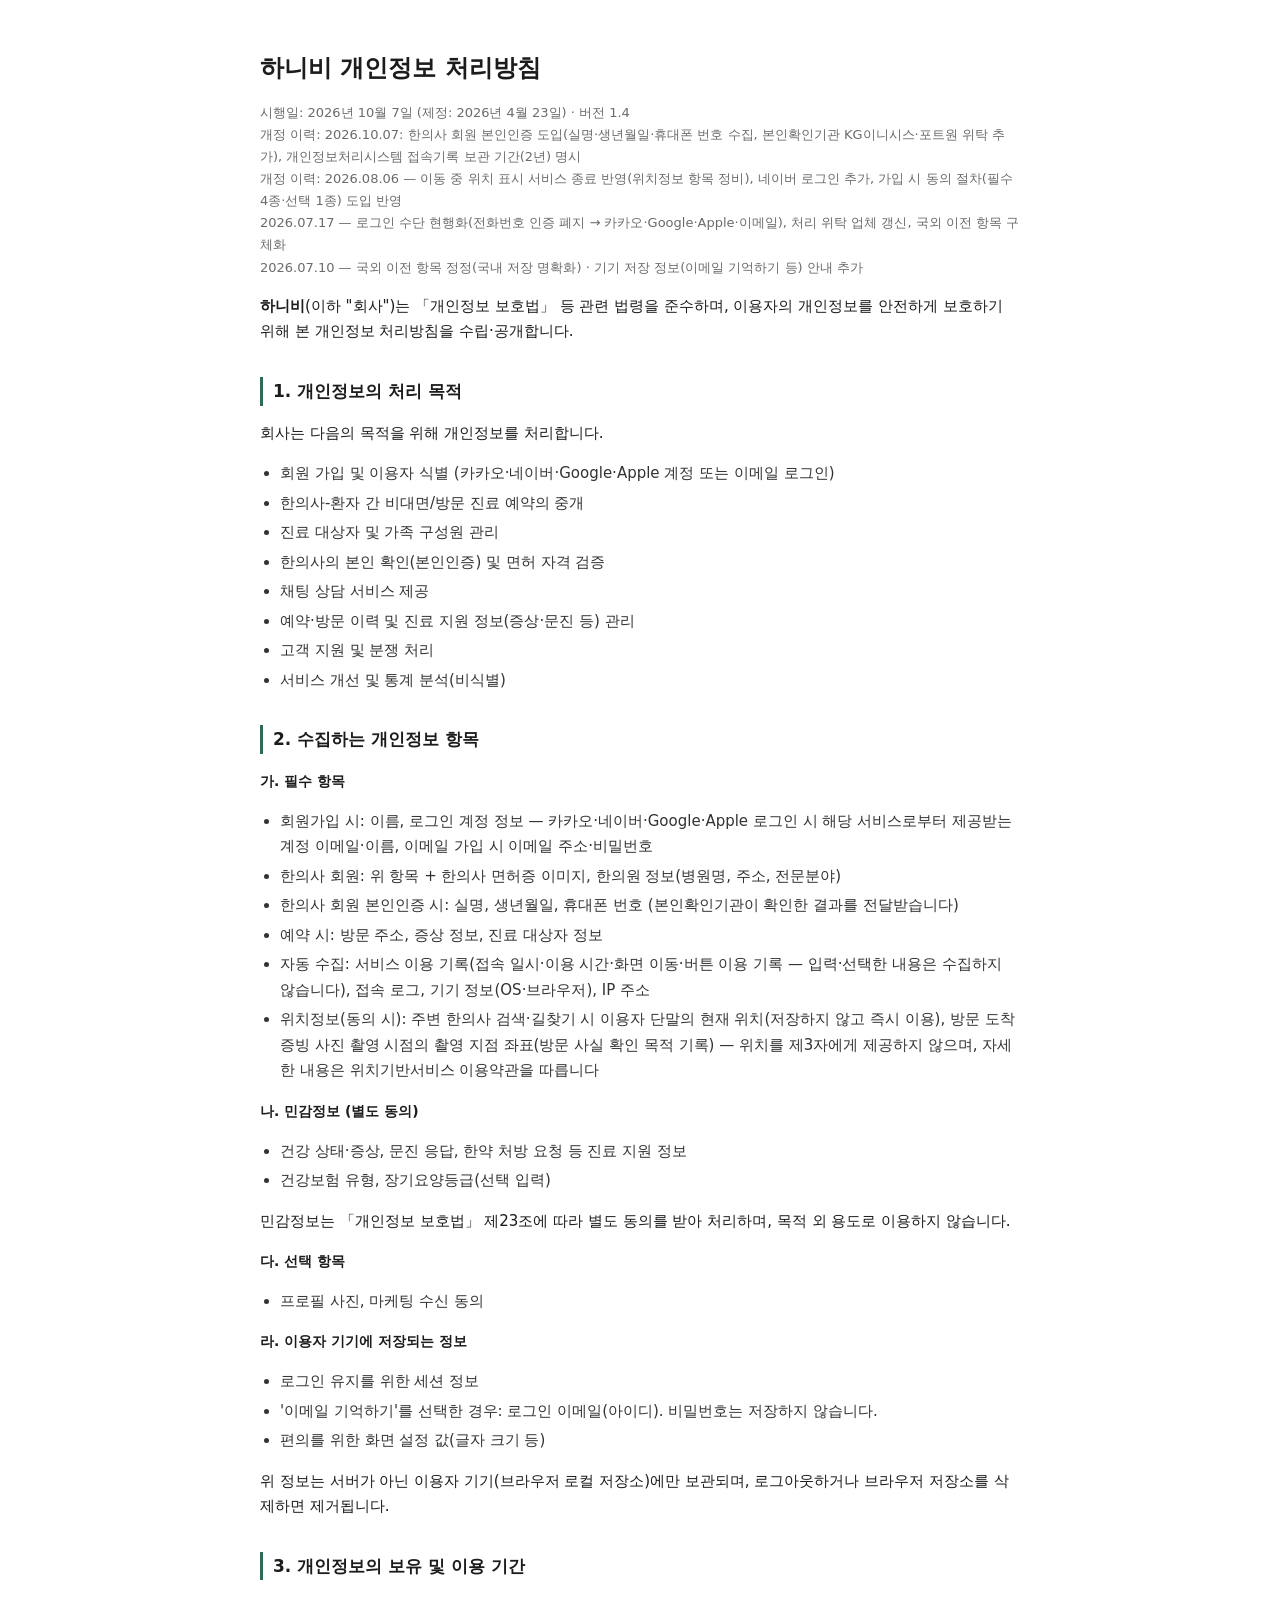
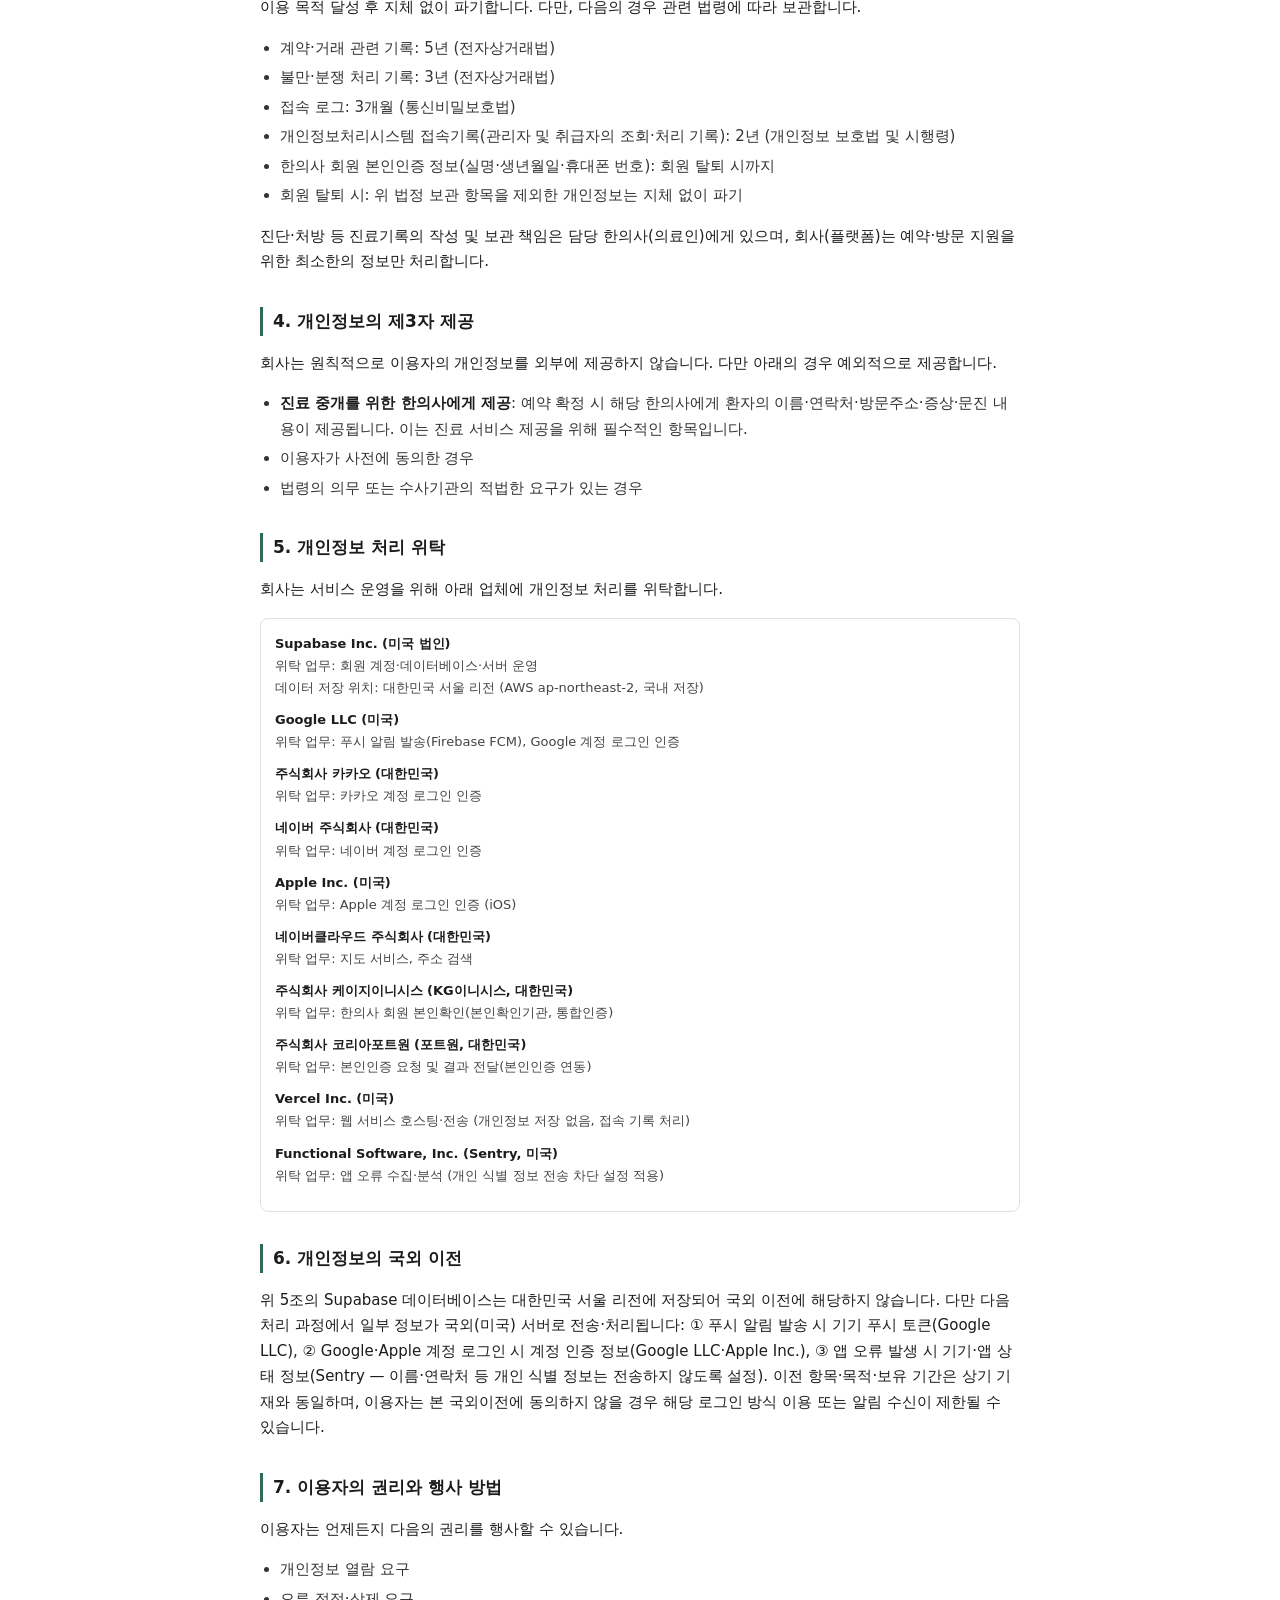
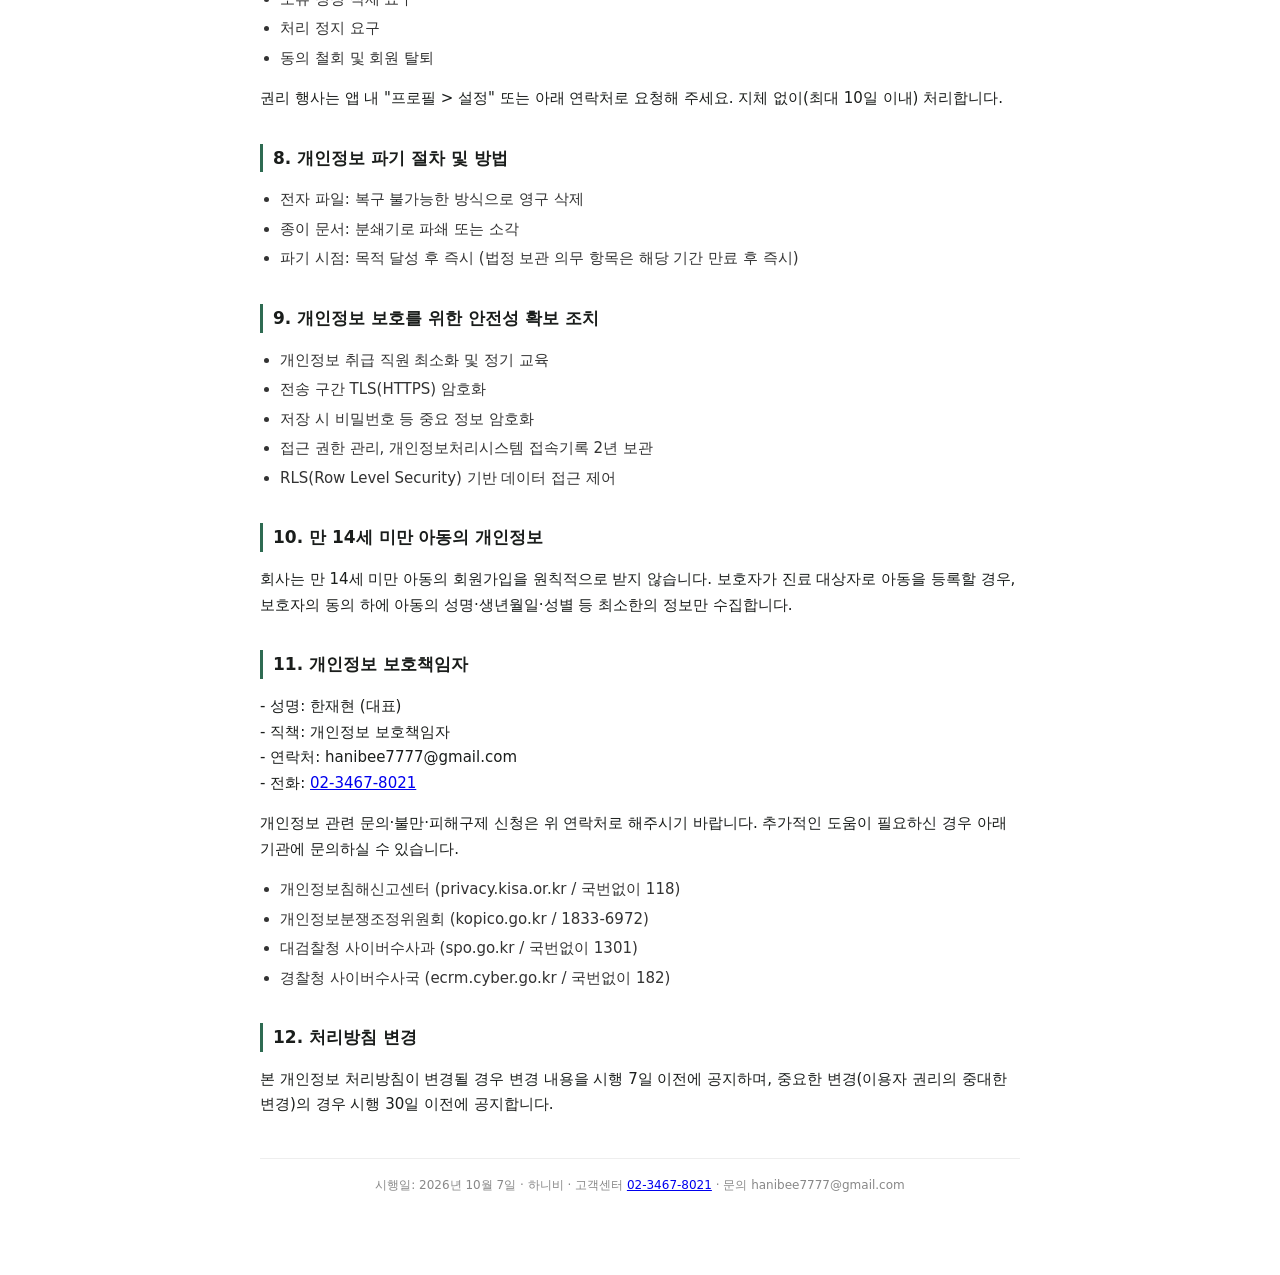
<file: privacy.html>
<!doctype html>
<html lang="ko">
<head>
<meta charset="utf-8"/>
<meta name="viewport" content="width=device-width, initial-scale=1"/>
<title>하니비 개인정보 처리방침</title>
<style>
  body { max-width: 760px; margin: 0 auto; padding: 32px 20px 80px; font-family: -apple-system, "Apple SD Gothic Neo", "Noto Sans KR", system-ui, sans-serif; color: #1a1d1b; line-height: 1.7; font-size: 15px; }
  h1 { font-size: 24px; margin-bottom: 4px; }
  h2 { font-size: 17px; margin-top: 32px; margin-bottom: 8px; border-left: 3px solid #2E6B52; padding-left: 10px; }
  h3 { font-size: 14px; margin-top: 16px; margin-bottom: 4px; }
  .meta { color: #6b6b6b; font-size: 13px; }
  ul { padding-left: 20px; }
  li { margin-bottom: 4px; color: #333; }
  .box { border: 1px solid #e0e0e0; border-radius: 8px; padding: 14px; font-size: 13px; color: #444; }
  .box div { margin-bottom: 10px; }
  .footer { text-align: center; color: #888; font-size: 12px; margin-top: 40px; padding-top: 16px; border-top: 1px solid #eee; }
  strong { color: #1a1d1b; }
</style>
</head>
<body>
  <h1>하니비 개인정보 처리방침</h1>
  <p class="meta">시행일: 2026년 10월 7일 (제정: 2026년 4월 23일) · 버전 1.4<br/>
  개정 이력: 2026.10.07: 한의사 회원 본인인증 도입(실명·생년월일·휴대폰 번호 수집, 본인확인기관 KG이니시스·포트원 위탁 추가), 개인정보처리시스템 접속기록 보관 기간(2년) 명시<br/>
  개정 이력: 2026.08.06 — 이동 중 위치 표시 서비스 종료 반영(위치정보 항목 정비), 네이버 로그인 추가, 가입 시 동의 절차(필수 4종·선택 1종) 도입 반영<br/>
  2026.07.17 — 로그인 수단 현행화(전화번호 인증 폐지 → 카카오·Google·Apple·이메일), 처리 위탁 업체 갱신, 국외 이전 항목 구체화<br/>
  2026.07.10 — 국외 이전 항목 정정(국내 저장 명확화) · 기기 저장 정보(이메일 기억하기 등) 안내 추가</p>

  <p><strong>하니비</strong>(이하 "회사")는 「개인정보 보호법」 등 관련 법령을 준수하며, 이용자의 개인정보를 안전하게 보호하기 위해 본 개인정보 처리방침을 수립·공개합니다.</p>

  <h2>1. 개인정보의 처리 목적</h2>
  <p>회사는 다음의 목적을 위해 개인정보를 처리합니다.</p>
  <ul>
    <li>회원 가입 및 이용자 식별 (카카오·네이버·Google·Apple 계정 또는 이메일 로그인)</li>
    <li>한의사-환자 간 비대면/방문 진료 예약의 중개</li>
    <li>진료 대상자 및 가족 구성원 관리</li>
    <li>한의사의 본인 확인(본인인증) 및 면허 자격 검증</li>
    <li>채팅 상담 서비스 제공</li>
    <li>예약·방문 이력 및 진료 지원 정보(증상·문진 등) 관리</li>
    <li>고객 지원 및 분쟁 처리</li>
    <li>서비스 개선 및 통계 분석(비식별)</li>
  </ul>

  <h2>2. 수집하는 개인정보 항목</h2>
  <h3>가. 필수 항목</h3>
  <ul>
    <li>회원가입 시: 이름, 로그인 계정 정보 — 카카오·네이버·Google·Apple 로그인 시 해당 서비스로부터 제공받는 계정 이메일·이름, 이메일 가입 시 이메일 주소·비밀번호</li>
    <li>한의사 회원: 위 항목 + 한의사 면허증 이미지, 한의원 정보(병원명, 주소, 전문분야)</li>
    <li>한의사 회원 본인인증 시: 실명, 생년월일, 휴대폰 번호 (본인확인기관이 확인한 결과를 전달받습니다)</li>
    <li>예약 시: 방문 주소, 증상 정보, 진료 대상자 정보</li>
    <li>자동 수집: 서비스 이용 기록(접속 일시·이용 시간·화면 이동·버튼 이용 기록 — 입력·선택한 내용은 수집하지 않습니다), 접속 로그, 기기 정보(OS·브라우저), IP 주소</li>
    <li>위치정보(동의 시): 주변 한의사 검색·길찾기 시 이용자 단말의 현재 위치(저장하지 않고 즉시 이용), 방문 도착 증빙 사진 촬영 시점의 촬영 지점 좌표(방문 사실 확인 목적 기록) — 위치를 제3자에게 제공하지 않으며, 자세한 내용은 위치기반서비스 이용약관을 따릅니다</li>
  </ul>

  <h3>나. 민감정보 (별도 동의)</h3>
  <ul>
    <li>건강 상태·증상, 문진 응답, 한약 처방 요청 등 진료 지원 정보</li>
    <li>건강보험 유형, 장기요양등급(선택 입력)</li>
  </ul>
  <p>민감정보는 「개인정보 보호법」 제23조에 따라 별도 동의를 받아 처리하며, 목적 외 용도로 이용하지 않습니다.</p>

  <h3>다. 선택 항목</h3>
  <ul>
    <li>프로필 사진, 마케팅 수신 동의</li>
  </ul>

  <h3>라. 이용자 기기에 저장되는 정보</h3>
  <ul>
    <li>로그인 유지를 위한 세션 정보</li>
    <li>'이메일 기억하기'를 선택한 경우: 로그인 이메일(아이디). 비밀번호는 저장하지 않습니다.</li>
    <li>편의를 위한 화면 설정 값(글자 크기 등)</li>
  </ul>
  <p>위 정보는 서버가 아닌 이용자 기기(브라우저 로컬 저장소)에만 보관되며, 로그아웃하거나 브라우저 저장소를 삭제하면 제거됩니다.</p>

  <h2>3. 개인정보의 보유 및 이용 기간</h2>
  <p>이용 목적 달성 후 지체 없이 파기합니다. 다만, 다음의 경우 관련 법령에 따라 보관합니다.</p>
  <ul>
    <li>계약·거래 관련 기록: 5년 (전자상거래법)</li>
    <li>불만·분쟁 처리 기록: 3년 (전자상거래법)</li>
    <li>접속 로그: 3개월 (통신비밀보호법)</li>
    <li>개인정보처리시스템 접속기록(관리자 및 취급자의 조회·처리 기록): 2년 (개인정보 보호법 및 시행령)</li>
    <li>한의사 회원 본인인증 정보(실명·생년월일·휴대폰 번호): 회원 탈퇴 시까지</li>
    <li>회원 탈퇴 시: 위 법정 보관 항목을 제외한 개인정보는 지체 없이 파기</li>
  </ul>
  <p>진단·처방 등 진료기록의 작성 및 보관 책임은 담당 한의사(의료인)에게 있으며, 회사(플랫폼)는 예약·방문 지원을 위한 최소한의 정보만 처리합니다.</p>

  <h2>4. 개인정보의 제3자 제공</h2>
  <p>회사는 원칙적으로 이용자의 개인정보를 외부에 제공하지 않습니다. 다만 아래의 경우 예외적으로 제공합니다.</p>
  <ul>
    <li><strong>진료 중개를 위한 한의사에게 제공</strong>: 예약 확정 시 해당 한의사에게 환자의 이름·연락처·방문주소·증상·문진 내용이 제공됩니다. 이는 진료 서비스 제공을 위해 필수적인 항목입니다.</li>
    <li>이용자가 사전에 동의한 경우</li>
    <li>법령의 의무 또는 수사기관의 적법한 요구가 있는 경우</li>
  </ul>

  <h2>5. 개인정보 처리 위탁</h2>
  <p>회사는 서비스 운영을 위해 아래 업체에 개인정보 처리를 위탁합니다.</p>
  <div class="box">
    <div><strong>Supabase Inc. (미국 법인)</strong><br/>위탁 업무: 회원 계정·데이터베이스·서버 운영<br/>데이터 저장 위치: 대한민국 서울 리전 (AWS ap-northeast-2, 국내 저장)</div>
    <div><strong>Google LLC (미국)</strong><br/>위탁 업무: 푸시 알림 발송(Firebase FCM), Google 계정 로그인 인증</div>
    <div><strong>주식회사 카카오 (대한민국)</strong><br/>위탁 업무: 카카오 계정 로그인 인증</div>
    <div><strong>네이버 주식회사 (대한민국)</strong><br/>위탁 업무: 네이버 계정 로그인 인증</div>
    <div><strong>Apple Inc. (미국)</strong><br/>위탁 업무: Apple 계정 로그인 인증 (iOS)</div>
    <div><strong>네이버클라우드 주식회사 (대한민국)</strong><br/>위탁 업무: 지도 서비스, 주소 검색</div>
    <div><strong>주식회사 케이지이니시스 (KG이니시스, 대한민국)</strong><br/>위탁 업무: 한의사 회원 본인확인(본인확인기관, 통합인증)</div>
    <div><strong>주식회사 코리아포트원 (포트원, 대한민국)</strong><br/>위탁 업무: 본인인증 요청 및 결과 전달(본인인증 연동)</div>
    <div><strong>Vercel Inc. (미국)</strong><br/>위탁 업무: 웹 서비스 호스팅·전송 (개인정보 저장 없음, 접속 기록 처리)</div>
    <div><strong>Functional Software, Inc. (Sentry, 미국)</strong><br/>위탁 업무: 앱 오류 수집·분석 (개인 식별 정보 전송 차단 설정 적용)</div>
  </div>

  <h2>6. 개인정보의 국외 이전</h2>
  <p>위 5조의 Supabase 데이터베이스는 대한민국 서울 리전에 저장되어 국외 이전에 해당하지 않습니다. 다만 다음 처리 과정에서 일부 정보가 국외(미국) 서버로 전송·처리됩니다: ① 푸시 알림 발송 시 기기 푸시 토큰(Google LLC), ② Google·Apple 계정 로그인 시 계정 인증 정보(Google LLC·Apple Inc.), ③ 앱 오류 발생 시 기기·앱 상태 정보(Sentry — 이름·연락처 등 개인 식별 정보는 전송하지 않도록 설정). 이전 항목·목적·보유 기간은 상기 기재와 동일하며, 이용자는 본 국외이전에 동의하지 않을 경우 해당 로그인 방식 이용 또는 알림 수신이 제한될 수 있습니다.</p>

  <h2>7. 이용자의 권리와 행사 방법</h2>
  <p>이용자는 언제든지 다음의 권리를 행사할 수 있습니다.</p>
  <ul>
    <li>개인정보 열람 요구</li>
    <li>오류 정정·삭제 요구</li>
    <li>처리 정지 요구</li>
    <li>동의 철회 및 회원 탈퇴</li>
  </ul>
  <p>권리 행사는 앱 내 "프로필 &gt; 설정" 또는 아래 연락처로 요청해 주세요. 지체 없이(최대 10일 이내) 처리합니다.</p>

  <h2>8. 개인정보 파기 절차 및 방법</h2>
  <ul>
    <li>전자 파일: 복구 불가능한 방식으로 영구 삭제</li>
    <li>종이 문서: 분쇄기로 파쇄 또는 소각</li>
    <li>파기 시점: 목적 달성 후 즉시 (법정 보관 의무 항목은 해당 기간 만료 후 즉시)</li>
  </ul>

  <h2>9. 개인정보 보호를 위한 안전성 확보 조치</h2>
  <ul>
    <li>개인정보 취급 직원 최소화 및 정기 교육</li>
    <li>전송 구간 TLS(HTTPS) 암호화</li>
    <li>저장 시 비밀번호 등 중요 정보 암호화</li>
    <li>접근 권한 관리, 개인정보처리시스템 접속기록 2년 보관</li>
    <li>RLS(Row Level Security) 기반 데이터 접근 제어</li>
  </ul>

  <h2>10. 만 14세 미만 아동의 개인정보</h2>
  <p>회사는 만 14세 미만 아동의 회원가입을 원칙적으로 받지 않습니다. 보호자가 진료 대상자로 아동을 등록할 경우, 보호자의 동의 하에 아동의 성명·생년월일·성별 등 최소한의 정보만 수집합니다.</p>

  <h2>11. 개인정보 보호책임자</h2>
  <p>- 성명: 한재현 (대표)<br/>- 직책: 개인정보 보호책임자<br/>- 연락처: hanibee7777@gmail.com<br/>- 전화: <a href="tel:0234678021">02-3467-8021</a></p>
  <p>개인정보 관련 문의·불만·피해구제 신청은 위 연락처로 해주시기 바랍니다. 추가적인 도움이 필요하신 경우 아래 기관에 문의하실 수 있습니다.</p>
  <ul>
    <li>개인정보침해신고센터 (privacy.kisa.or.kr / 국번없이 118)</li>
    <li>개인정보분쟁조정위원회 (kopico.go.kr / 1833-6972)</li>
    <li>대검찰청 사이버수사과 (spo.go.kr / 국번없이 1301)</li>
    <li>경찰청 사이버수사국 (ecrm.cyber.go.kr / 국번없이 182)</li>
  </ul>

  <h2>12. 처리방침 변경</h2>
  <p>본 개인정보 처리방침이 변경될 경우 변경 내용을 시행 7일 이전에 공지하며, 중요한 변경(이용자 권리의 중대한 변경)의 경우 시행 30일 이전에 공지합니다.</p>

  <div class="footer">시행일: 2026년 10월 7일 · 하니비 · 고객센터 <a href="tel:0234678021">02-3467-8021</a> · 문의 hanibee7777@gmail.com</div>
</body>
</html>
</file>
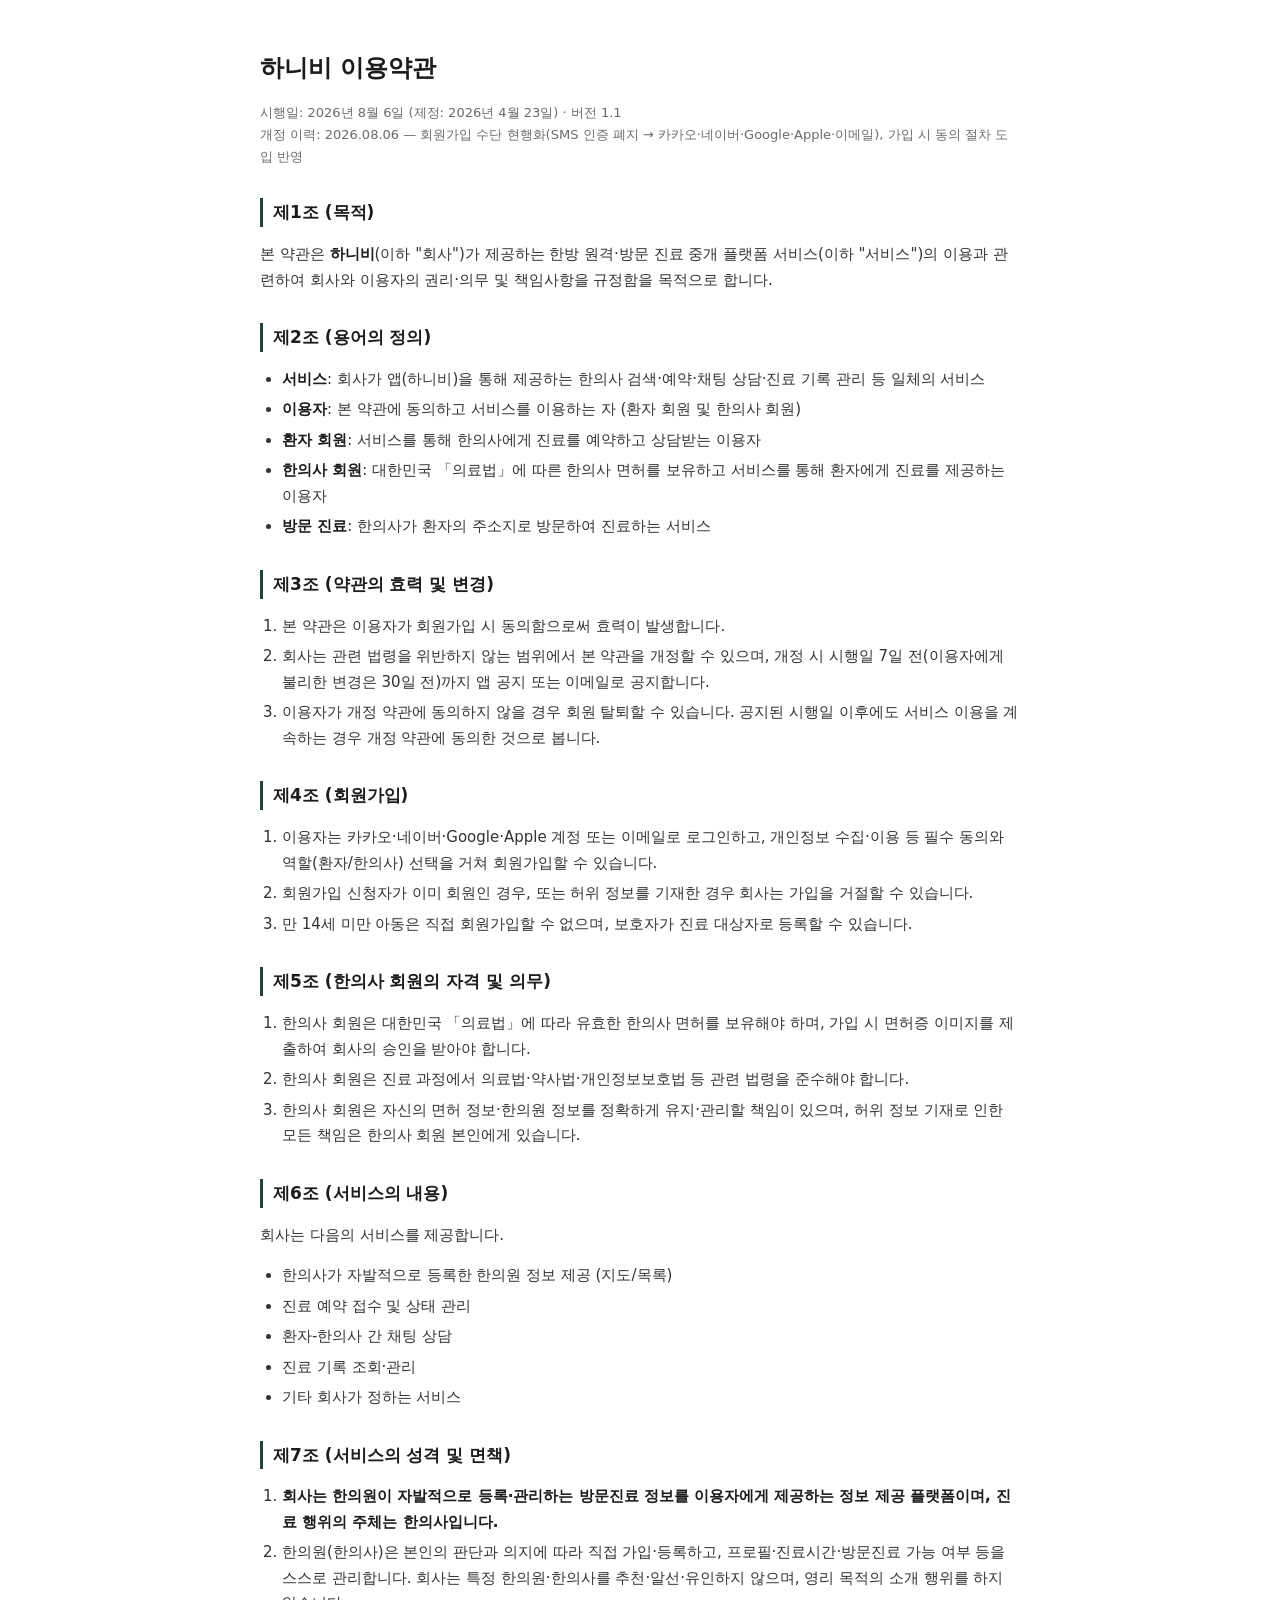
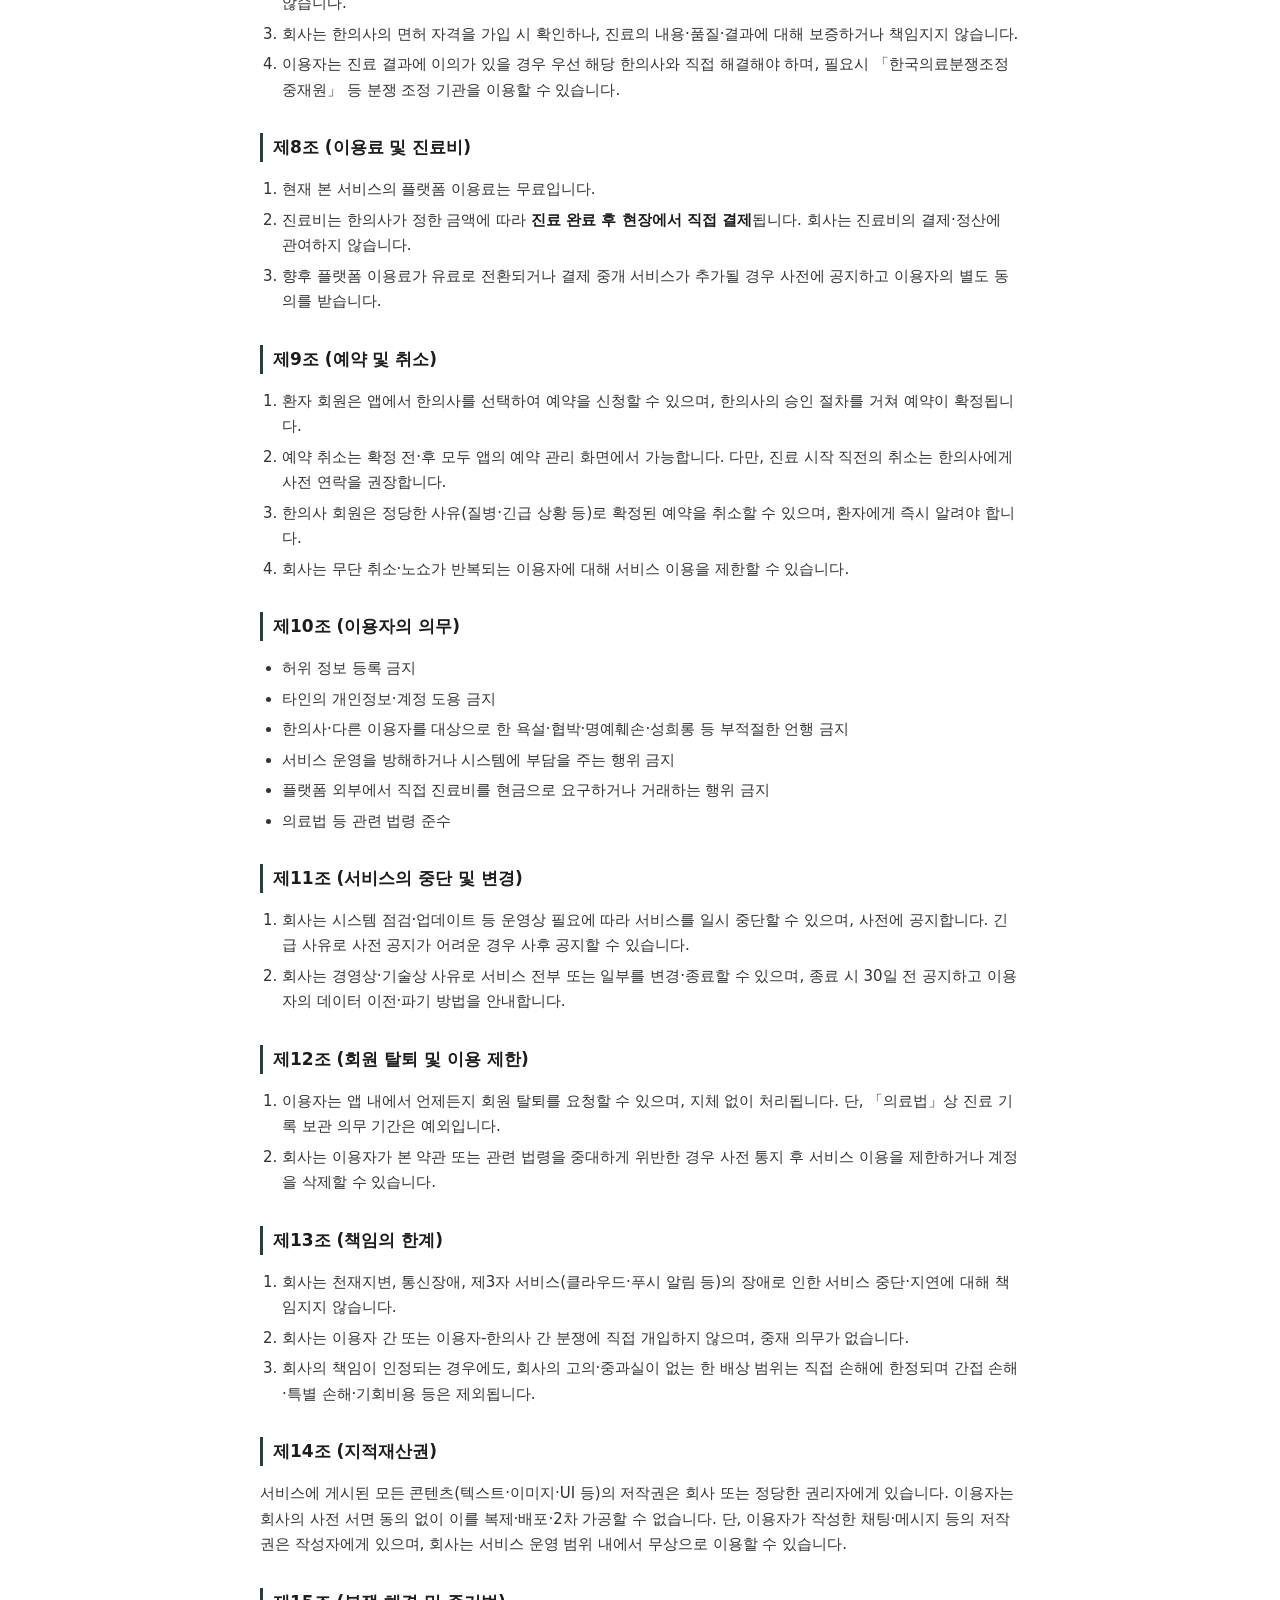
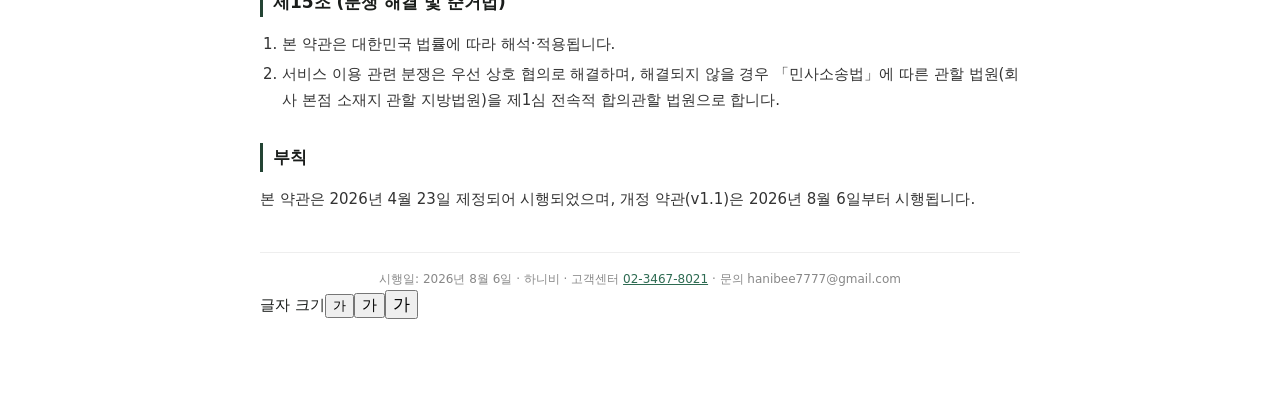
<file: terms.html>
<!doctype html>
<html lang="ko">
<head>
<meta charset="utf-8"/>
<meta name="viewport" content="width=device-width, initial-scale=1"/>
<title>하니비 이용약관</title>
<style>
  body { max-width: 760px; margin: 0 auto; padding: 32px 20px 80px; font-family: -apple-system, "Apple SD Gothic Neo", "Noto Sans KR", system-ui, sans-serif; color: #1a1d1b; line-height: 1.7; font-size: 15px; }
  h1 { font-size: 24px; margin-bottom: 4px; }
  h2 { font-size: 17px; margin-top: 30px; margin-bottom: 8px; border-left: 3px solid #234434; padding-left: 10px; }
  .meta { color: #6b6b6b; font-size: 13px; margin-bottom: 20px; }
  ul, ol { padding-left: 22px; }
  li { margin-bottom: 5px; color: #333; }
  p { color: #333; }
  strong { color: #1a1d1b; }
  .footer { text-align: center; color: #888; font-size: 12px; margin-top: 40px; padding-top: 16px; border-top: 1px solid #eee; }
  a { color: #2E6B52; }
</style>
</head>
<body>
  <h1>하니비 이용약관</h1>
  <p class="meta">시행일: 2026년 8월 6일 (제정: 2026년 4월 23일) · 버전 1.1<br/>개정 이력: 2026.08.06 — 회원가입 수단 현행화(SMS 인증 폐지 → 카카오·네이버·Google·Apple·이메일), 가입 시 동의 절차 도입 반영</p>

  <h2>제1조 (목적)</h2>
  <p>본 약관은 <strong>하니비</strong>(이하 "회사")가 제공하는 한방 원격·방문 진료 중개 플랫폼 서비스(이하 "서비스")의 이용과 관련하여 회사와 이용자의 권리·의무 및 책임사항을 규정함을 목적으로 합니다.</p>

  <h2>제2조 (용어의 정의)</h2>
  <ul>
    <li><strong>서비스</strong>: 회사가 앱(하니비)을 통해 제공하는 한의사 검색·예약·채팅 상담·진료 기록 관리 등 일체의 서비스</li>
    <li><strong>이용자</strong>: 본 약관에 동의하고 서비스를 이용하는 자 (환자 회원 및 한의사 회원)</li>
    <li><strong>환자 회원</strong>: 서비스를 통해 한의사에게 진료를 예약하고 상담받는 이용자</li>
    <li><strong>한의사 회원</strong>: 대한민국 「의료법」에 따른 한의사 면허를 보유하고 서비스를 통해 환자에게 진료를 제공하는 이용자</li>
    <li><strong>방문 진료</strong>: 한의사가 환자의 주소지로 방문하여 진료하는 서비스</li>
  </ul>

  <h2>제3조 (약관의 효력 및 변경)</h2>
  <ol>
    <li>본 약관은 이용자가 회원가입 시 동의함으로써 효력이 발생합니다.</li>
    <li>회사는 관련 법령을 위반하지 않는 범위에서 본 약관을 개정할 수 있으며, 개정 시 시행일 7일 전(이용자에게 불리한 변경은 30일 전)까지 앱 공지 또는 이메일로 공지합니다.</li>
    <li>이용자가 개정 약관에 동의하지 않을 경우 회원 탈퇴할 수 있습니다. 공지된 시행일 이후에도 서비스 이용을 계속하는 경우 개정 약관에 동의한 것으로 봅니다.</li>
  </ol>

  <h2>제4조 (회원가입)</h2>
  <ol>
    <li>이용자는 카카오·네이버·Google·Apple 계정 또는 이메일로 로그인하고, 개인정보 수집·이용 등 필수 동의와 역할(환자/한의사) 선택을 거쳐 회원가입할 수 있습니다.</li>
    <li>회원가입 신청자가 이미 회원인 경우, 또는 허위 정보를 기재한 경우 회사는 가입을 거절할 수 있습니다.</li>
    <li>만 14세 미만 아동은 직접 회원가입할 수 없으며, 보호자가 진료 대상자로 등록할 수 있습니다.</li>
  </ol>

  <h2>제5조 (한의사 회원의 자격 및 의무)</h2>
  <ol>
    <li>한의사 회원은 대한민국 「의료법」에 따라 유효한 한의사 면허를 보유해야 하며, 가입 시 면허증 이미지를 제출하여 회사의 승인을 받아야 합니다.</li>
    <li>한의사 회원은 진료 과정에서 의료법·약사법·개인정보보호법 등 관련 법령을 준수해야 합니다.</li>
    <li>한의사 회원은 자신의 면허 정보·한의원 정보를 정확하게 유지·관리할 책임이 있으며, 허위 정보 기재로 인한 모든 책임은 한의사 회원 본인에게 있습니다.</li>
  </ol>

  <h2>제6조 (서비스의 내용)</h2>
  <p>회사는 다음의 서비스를 제공합니다.</p>
  <ul>
    <li>한의사가 자발적으로 등록한 한의원 정보 제공 (지도/목록)</li>
    <li>진료 예약 접수 및 상태 관리</li>
    <li>환자-한의사 간 채팅 상담</li>
    <li>진료 기록 조회·관리</li>
    <li>기타 회사가 정하는 서비스</li>
  </ul>

  <h2>제7조 (서비스의 성격 및 면책)</h2>
  <ol>
    <li><strong>회사는 한의원이 자발적으로 등록·관리하는 방문진료 정보를 이용자에게 제공하는 정보 제공 플랫폼이며, 진료 행위의 주체는 한의사입니다.</strong></li>
    <li>한의원(한의사)은 본인의 판단과 의지에 따라 직접 가입·등록하고, 프로필·진료시간·방문진료 가능 여부 등을 스스로 관리합니다. 회사는 특정 한의원·한의사를 추천·알선·유인하지 않으며, 영리 목적의 소개 행위를 하지 않습니다.</li>
    <li>회사는 한의사의 면허 자격을 가입 시 확인하나, 진료의 내용·품질·결과에 대해 보증하거나 책임지지 않습니다.</li>
    <li>이용자는 진료 결과에 이의가 있을 경우 우선 해당 한의사와 직접 해결해야 하며, 필요시 「한국의료분쟁조정중재원」 등 분쟁 조정 기관을 이용할 수 있습니다.</li>
  </ol>

  <h2>제8조 (이용료 및 진료비)</h2>
  <ol>
    <li>현재 본 서비스의 플랫폼 이용료는 무료입니다.</li>
    <li>진료비는 한의사가 정한 금액에 따라 <strong>진료 완료 후 현장에서 직접 결제</strong>됩니다. 회사는 진료비의 결제·정산에 관여하지 않습니다.</li>
    <li>향후 플랫폼 이용료가 유료로 전환되거나 결제 중개 서비스가 추가될 경우 사전에 공지하고 이용자의 별도 동의를 받습니다.</li>
  </ol>

  <h2>제9조 (예약 및 취소)</h2>
  <ol>
    <li>환자 회원은 앱에서 한의사를 선택하여 예약을 신청할 수 있으며, 한의사의 승인 절차를 거쳐 예약이 확정됩니다.</li>
    <li>예약 취소는 확정 전·후 모두 앱의 예약 관리 화면에서 가능합니다. 다만, 진료 시작 직전의 취소는 한의사에게 사전 연락을 권장합니다.</li>
    <li>한의사 회원은 정당한 사유(질병·긴급 상황 등)로 확정된 예약을 취소할 수 있으며, 환자에게 즉시 알려야 합니다.</li>
    <li>회사는 무단 취소·노쇼가 반복되는 이용자에 대해 서비스 이용을 제한할 수 있습니다.</li>
  </ol>

  <h2>제10조 (이용자의 의무)</h2>
  <ul>
    <li>허위 정보 등록 금지</li>
    <li>타인의 개인정보·계정 도용 금지</li>
    <li>한의사·다른 이용자를 대상으로 한 욕설·협박·명예훼손·성희롱 등 부적절한 언행 금지</li>
    <li>서비스 운영을 방해하거나 시스템에 부담을 주는 행위 금지</li>
    <li>플랫폼 외부에서 직접 진료비를 현금으로 요구하거나 거래하는 행위 금지</li>
    <li>의료법 등 관련 법령 준수</li>
  </ul>

  <h2>제11조 (서비스의 중단 및 변경)</h2>
  <ol>
    <li>회사는 시스템 점검·업데이트 등 운영상 필요에 따라 서비스를 일시 중단할 수 있으며, 사전에 공지합니다. 긴급 사유로 사전 공지가 어려운 경우 사후 공지할 수 있습니다.</li>
    <li>회사는 경영상·기술상 사유로 서비스 전부 또는 일부를 변경·종료할 수 있으며, 종료 시 30일 전 공지하고 이용자의 데이터 이전·파기 방법을 안내합니다.</li>
  </ol>

  <h2>제12조 (회원 탈퇴 및 이용 제한)</h2>
  <ol>
    <li>이용자는 앱 내에서 언제든지 회원 탈퇴를 요청할 수 있으며, 지체 없이 처리됩니다. 단, 「의료법」상 진료 기록 보관 의무 기간은 예외입니다.</li>
    <li>회사는 이용자가 본 약관 또는 관련 법령을 중대하게 위반한 경우 사전 통지 후 서비스 이용을 제한하거나 계정을 삭제할 수 있습니다.</li>
  </ol>

  <h2>제13조 (책임의 한계)</h2>
  <ol>
    <li>회사는 천재지변, 통신장애, 제3자 서비스(클라우드·푸시 알림 등)의 장애로 인한 서비스 중단·지연에 대해 책임지지 않습니다.</li>
    <li>회사는 이용자 간 또는 이용자-한의사 간 분쟁에 직접 개입하지 않으며, 중재 의무가 없습니다.</li>
    <li>회사의 책임이 인정되는 경우에도, 회사의 고의·중과실이 없는 한 배상 범위는 직접 손해에 한정되며 간접 손해·특별 손해·기회비용 등은 제외됩니다.</li>
  </ol>

  <h2>제14조 (지적재산권)</h2>
  <p>서비스에 게시된 모든 콘텐츠(텍스트·이미지·UI 등)의 저작권은 회사 또는 정당한 권리자에게 있습니다. 이용자는 회사의 사전 서면 동의 없이 이를 복제·배포·2차 가공할 수 없습니다. 단, 이용자가 작성한 채팅·메시지 등의 저작권은 작성자에게 있으며, 회사는 서비스 운영 범위 내에서 무상으로 이용할 수 있습니다.</p>

  <h2>제15조 (분쟁 해결 및 준거법)</h2>
  <ol>
    <li>본 약관은 대한민국 법률에 따라 해석·적용됩니다.</li>
    <li>서비스 이용 관련 분쟁은 우선 상호 협의로 해결하며, 해결되지 않을 경우 「민사소송법」에 따른 관할 법원(회사 본점 소재지 관할 지방법원)을 제1심 전속적 합의관할 법원으로 합니다.</li>
  </ol>

  <h2>부칙</h2>
  <p>본 약관은 2026년 4월 23일 제정되어 시행되었으며, 개정 약관(v1.1)은 2026년 8월 6일부터 시행됩니다.</p>

  <div class="footer">시행일: 2026년 8월 6일 · 하니비 · 고객센터 <a href="tel:0234678021">02-3467-8021</a> · 문의 hanibee7777@gmail.com</div>
<script src="/a11y.js" defer></script>
</body>
</html>
</file>
